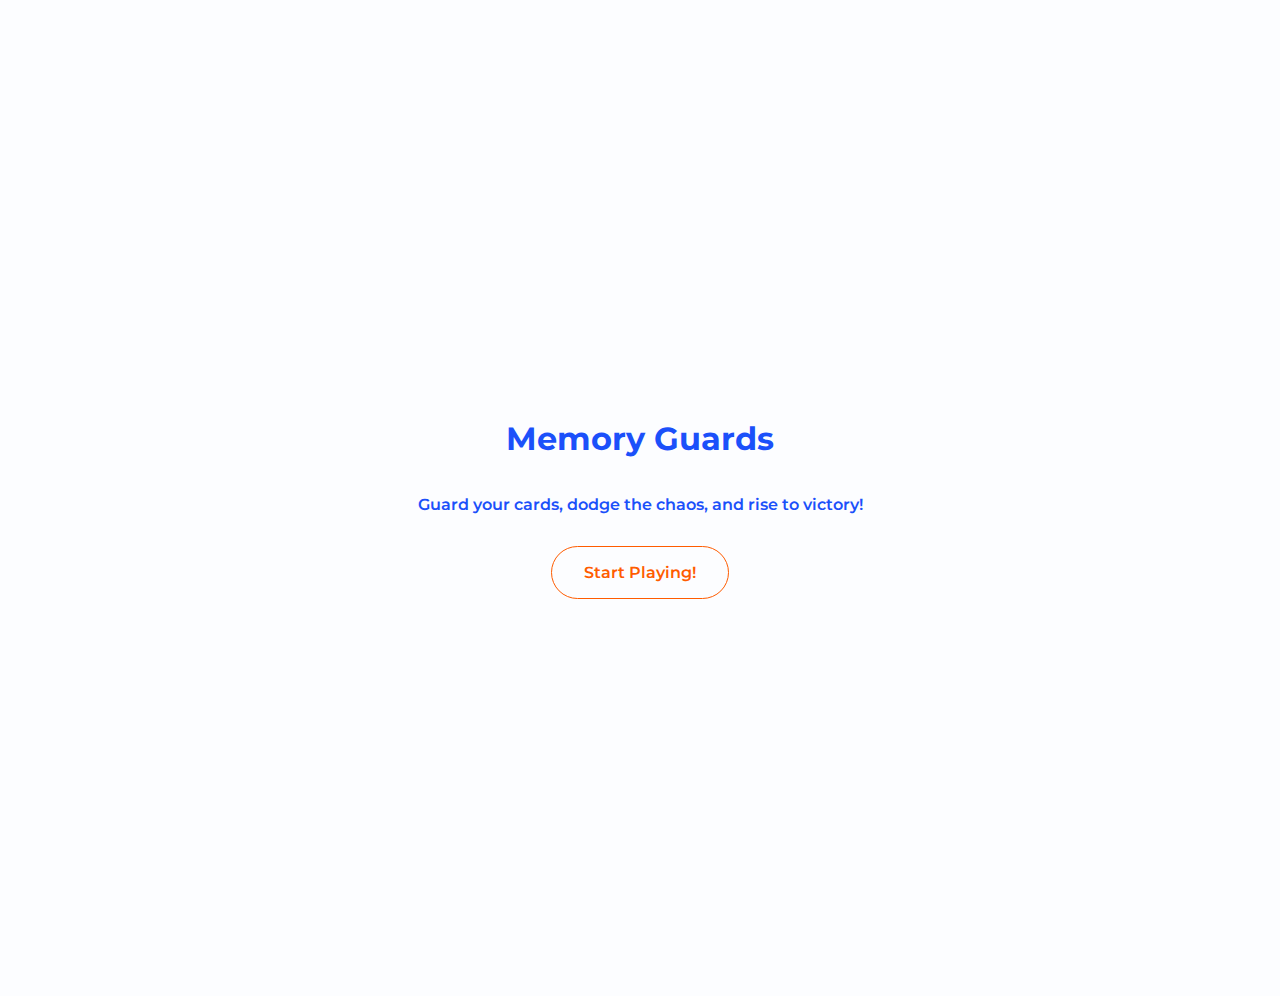
<file: index.html>
<!DOCTYPE html>
<html lang="en">
<head>
    <meta charset="UTF-8">
    <link rel="stylesheet" href="style.css">
    <link rel="stylesheet" href="static-styles.css">
    <meta name="viewport" content="width=device-width, initial-scale=1.0">
    <link rel="preconnect" href="https://fonts.googleapis.com">
    <link rel="preconnect" href="https://fonts.gstatic.com" crossorigin>
    <link href="https://fonts.googleapis.com/css2?family=Montserrat:ital,wght@0,100..900;1,100..900&display=swap" rel="stylesheet">
    <title>Cards Guard</title>
</head>
<body>
    <div class="container d-flex justify-content-center align-items-center flex-column">
        <h1 id="game-name" class="d-block text-center">Memory Guards</h1>
        <p id="game-description" class="d-block text-center mt-1 mb-2">Guard your cards, dodge the chaos, and rise to victory!</p>
        <a href="game.html" id="start-btn">Start Playing!</a>
    </div>
</body>
</html>
</file>
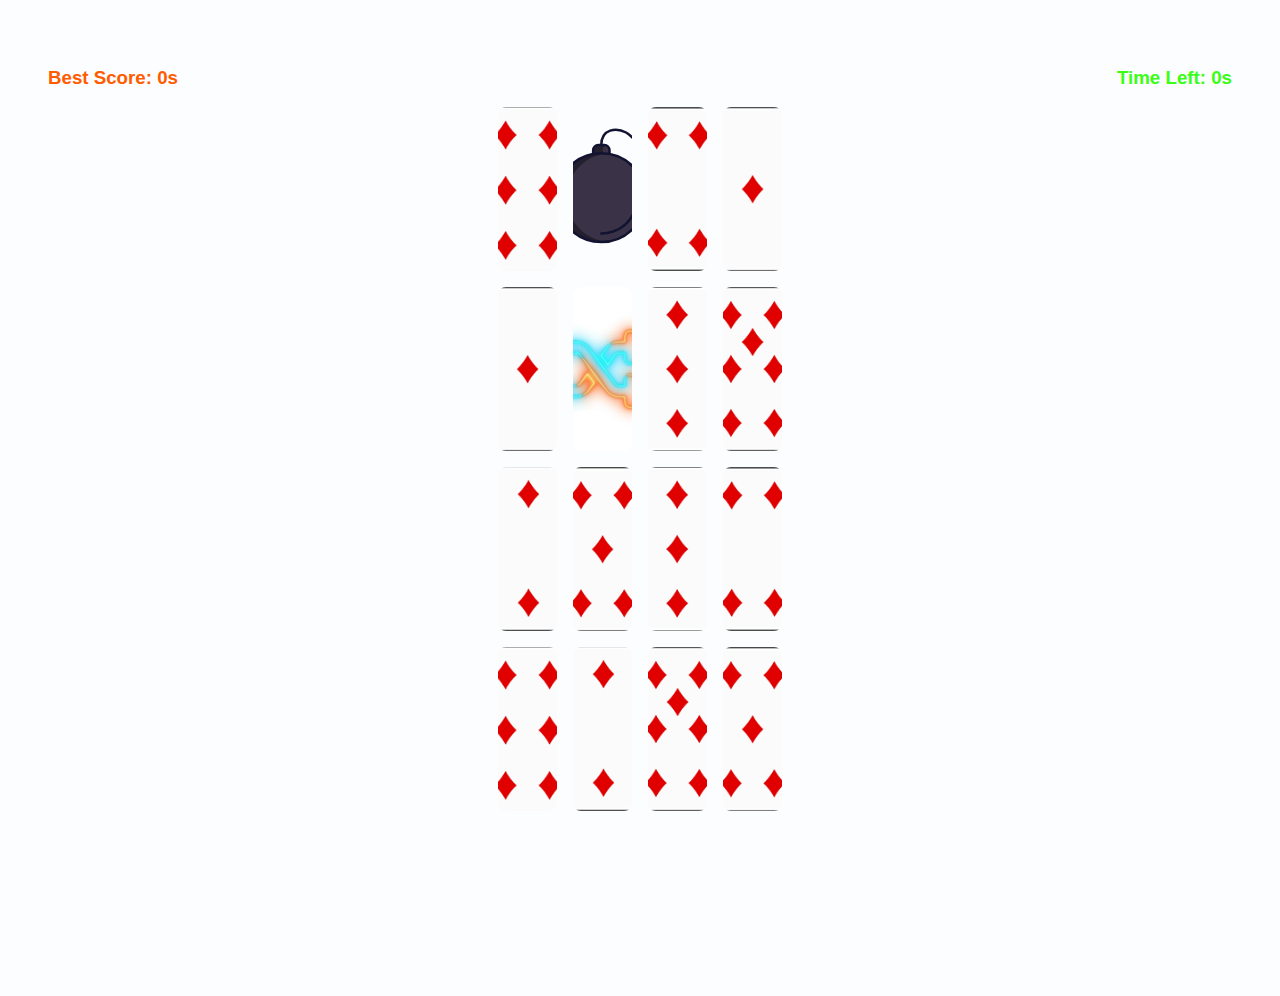
<file: game.html>
<!DOCTYPE html>
<html lang="en">
<head>
    <meta charset="UTF-8">
    <meta name="viewport" content="width=device-width, initial-scale=1.0">
    <link rel="stylesheet" href="style.css">
    <link rel="stylesheet" href="static-styles.css">
    <title>Cards Guard</title>
</head>
<body>
    <div class="container">
        <div class="statistics-container d-flex" style="gap: auto;">
            <h3 id="best-score" class="mr-auto">Best Score: 0s</h3>
            <h3 id="timer" class="ml-auto">Time Left: 0s</h3>
        </div>
        <div class="cards-container d-flex justify-content-center align-items-center flex-column">
            <div class="cards-row d-flex g-1 mb-1 justify-content-center align-items-center">
                <div class="card">
                    <div class="card-inner flipped">
                        <div class="card-front">
                        </div>
                        <div class="card-back">
                            <img src="images/back.png" alt="Card Back">
                        </div>
                    </div>
                </div>

                <div class="card">
                    <div class="card-inner flipped">
                        <div class="card-front">
                        </div>
                        <div class="card-back">
                            <img src="images/back.png" alt="Card Back">
                        </div>
                    </div>
                    </div>

                <div class="card">
                    <div class="card-inner flipped">
                        <div class="card-front">
                        </div>
                        <div class="card-back">
                            <img src="images/back.png" alt="Card Back">
                        </div>
                    </div>
                    </div>

                <div class="card">
                    <div class="card-inner flipped">
                        <div class="card-front">
                        </div>
                        <div class="card-back">
                            <img src="images/back.png" alt="Card Back">
                        </div>
                    </div>
                    </div>

            </div>
            <div class="cards-row d-flex g-1 mb-1 justify-content-center align-items-center">
                <div class="card">
                    <div class="card-inner flipped">
                        <div class="card-front">
                        </div>
                        <div class="card-back">
                            <img src="images/back.png" alt="Card Back">
                        </div>
                    </div>
                    </div>

                <div class="card">
                    <div class="card-inner flipped">
                        <div class="card-front">
                        </div>
                        <div class="card-back">
                            <img src="images/back.png" alt="Card Back">
                        </div>
                    </div>
                    </div>

                <div class="card">
                    <div class="card-inner flipped">
                        <div class="card-front">
                        </div>
                        <div class="card-back">
                            <img src="images/back.png" alt="Card Back">
                        </div>
                    </div>
                    </div>

                <div class="card">
                    <div class="card-inner flipped">
                        <div class="card-front">
                        </div>
                        <div class="card-back">
                            <img src="images/back.png" alt="Card Back">
                        </div>
                    </div>
                    </div>

            </div>
            <div class="cards-row d-flex g-1 mb-1 justify-content-center align-items-center">
                <div class="card">
                    <div class="card-inner flipped">
                        <div class="card-front">
                        </div>
                        <div class="card-back">
                            <img src="images/back.png" alt="Card Back">
                        </div>
                    </div>
                    </div>

                <div class="card">
                    <div class="card-inner flipped">
                        <div class="card-front">
                        </div>
                        <div class="card-back">
                            <img src="images/back.png" alt="Card Back">
                        </div>
                    </div>
                    </div>

                <div class="card">
                    <div class="card-inner flipped">
                        <div class="card-front">
                        </div>
                        <div class="card-back">
                            <img src="images/back.png" alt="Card Back">
                        </div>
                    </div>
                    </div>

                <div class="card">
                    <div class="card-inner flipped">
                        <div class="card-front">
                        </div>
                        <div class="card-back">
                            <img src="images/back.png" alt="Card Back">
                        </div>
                    </div>
                    </div>

            </div>
            <div class="cards-row d-flex g-1 mb-1 justify-content-center align-items-center">
                <div class="card">
                    <div class="card-inner flipped">
                        <div class="card-front">
                        </div>
                        <div class="card-back">
                            <img src="images/back.png" alt="Card Back">
                        </div>
                    </div>
                    </div>

                <div class="card">
                    <div class="card-inner flipped">
                        <div class="card-front">
                        </div>
                        <div class="card-back">
                            <img src="images/back.png" alt="Card Back">
                        </div>
                    </div>
                    </div>

                <div class="card">
                    <div class="card-inner flipped">
                        <div class="card-front">
                        </div>
                        <div class="card-back">
                            <img src="images/back.png" alt="Card Back">
                        </div>
                    </div>
                    </div>

                <div class="card">
                    <div class="card-inner flipped">
                        <div class="card-front">
                        </div>
                        <div class="card-back">
                            <img src="images/back.png" alt="Card Back">
                        </div>
                    </div>
                    </div>

            </div>
        </div>
    </div>
    <script src="index.js"></script>
</body>
</html>
</file>
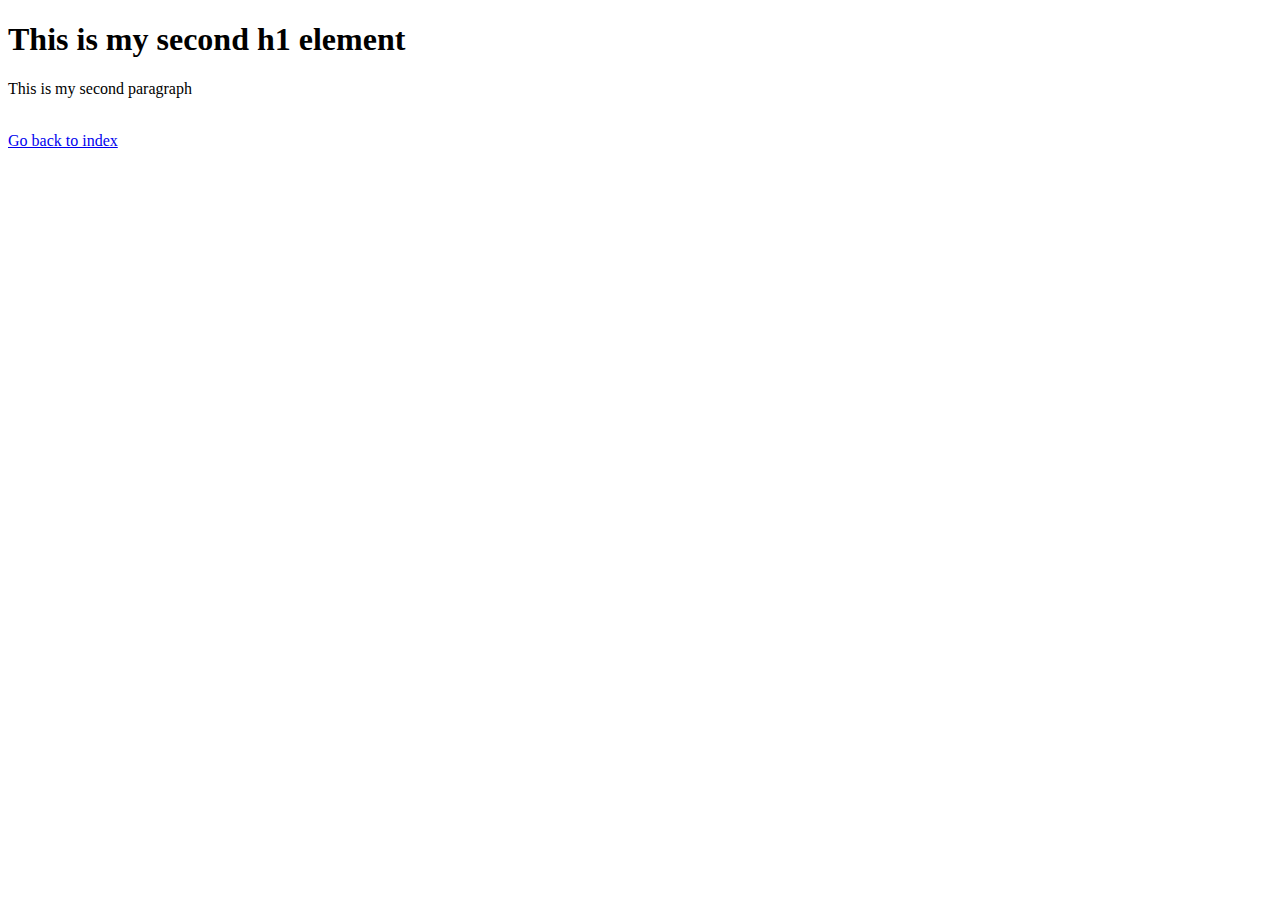
<file: page1.html>
<!DOCTYPE html>
<html lang="en">
<head>
    <meta charset="UTF-8">
    <meta name="viewport" content="width=device-width, initial-scale=1.0">
    <title>My Website - page 1</title>
</head>
<body>
    <h1>This is my second h1 element</h1>
    <p>This is my second paragraph</p>
    <br><a href="index.html">Go back to index</a>
</body>
</html>
</file>
<file: style.css>
body {
  margin: 0;
  height: 100vh;
  background-color: #fcfdff;
  background-size: 400% 400%;
  animation: gradientBG 10s ease infinite;
  font-family: "Montserrat", sans-serif;
}

@keyframes gradientBG {
  0% { background-position: 0% 50%; }
  50% { background-position: 100% 50%; }
  100% { background-position: 0% 50%; }
}

#game-name{
    color: #1b50fa;
}
#game-description{
    color: #1b50fa;
    font-weight: 600;
}
#start-btn{
    background-color: #00000000;
    border: 1px solid #ff5c00;
    border-radius: 2rem;
    font-weight: 600;
    padding: 1rem 2rem;
    color: #ff5c00;
    transition: ease-in-out 0.2s;
}
#start-btn:hover{
    background-color: #ff5c00;
    color: #dbf8f2;
    box-shadow: 0 0 5px #ff5c00,
                0 0 10px #ff5c00,
                0 0 15px #ff5c00,
                0 0 25px #ff5c00;
    transition: ease-in-out 0.2s;
}
#timer{
    color: #39ff14;
}
#best-score{
    color: #ff5c00;
}
.cards-container{
    height: 80% !important;
    width: 100% !important;
}
.cards-row{
    width: 100% !important;
    height: 100% !important;
}
.card{
    height: 100%;
    width: 5%;
    perspective: 1000px;
}
.card-inner {
  position: relative;
  width: 100%;
  height: 100%;
  transition: transform 0.6s;
  transform-style: preserve-3d;
}

.card-inner.flipped {
  transform: rotateY(180deg);
}

.card-front, .card-back {
  position: absolute;
  width: 100%;
  height: 100%;
  backface-visibility: hidden;
}

.card-back {
  transform: rotateY(180deg);
}

.card-front img, .card-back img {
  width: 100%;
  height: 100%;
  object-fit: cover;
  border-radius: 8px;
}
@media(max-width:1000px){
    .card{
        width: 8% !important;
    }
}
@media(max-width:800px){
    .card{
        width: 10% !important;
    }
}
@media(max-width:500px){
    .card{
        width: 25% !important;
    }
}
</file>
<file: static-styles.css>
.container{
    justify-content: center;
    align-items: center;
    padding: 3rem;
    height: 100vh !important;
}
.d-block {
    display: block !important;
}
.d-flex {
    display: flex !important;
}
.text-center{
    text-align: center !important;
}
a{
    text-decoration: none !important;
}
.justify-content-center{
    justify-content: center !important;
}
.align-items-center{
    align-items: center !important;
}
.mt-1{
    margin-top: 1rem !important;
}
.mb-1{
    margin-bottom: 1rem !important;
}
.mt-2{
    margin-top: 2rem !important;
}
.mb-2{
    margin-bottom: 2rem !important;
}
.mt-3{
    margin-top: 3rem !important;
}
.mb-3{
    margin-bottom: 3rem !important;
}
.flex-column{
    flex-direction: column !important;
}
.mr-auto{
    margin-right: auto !important;
}
.ml-auto{
    margin-left: auto !important;
}
.g-1{
    gap: 1rem !important;
}
</file>
